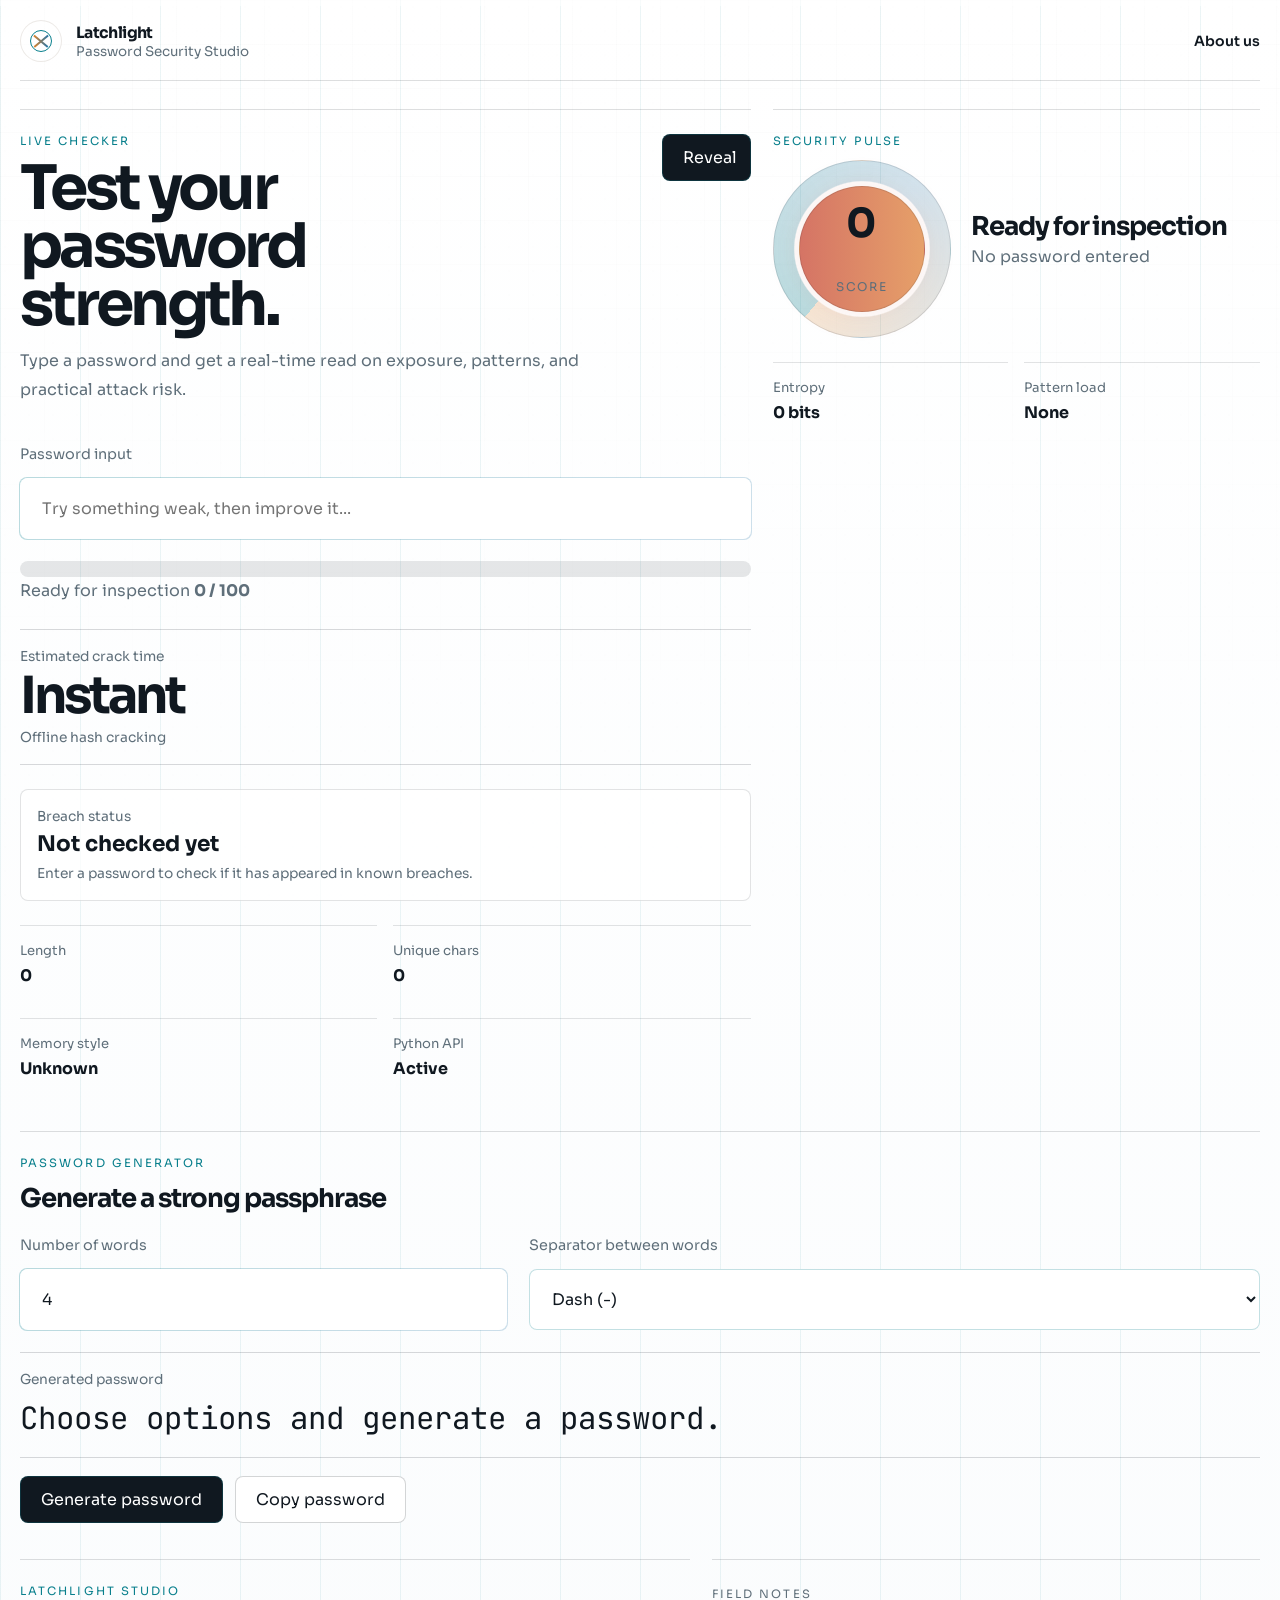
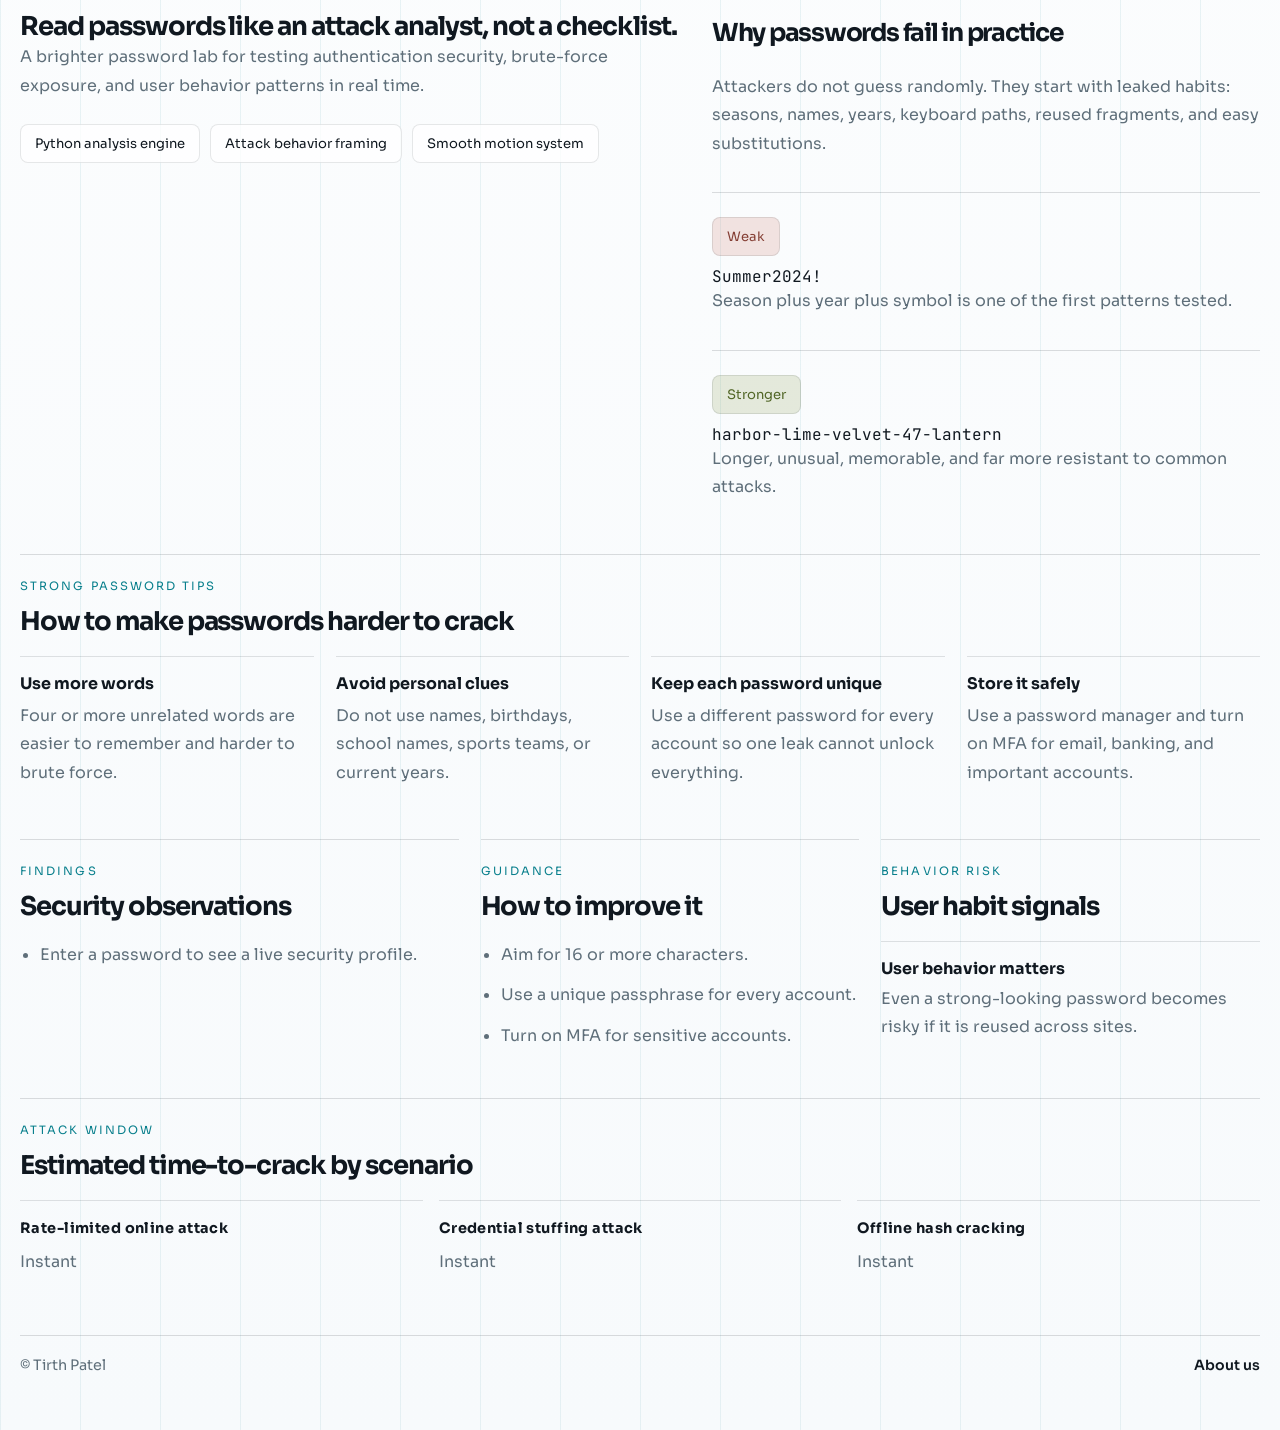
<file: index.html>
<!DOCTYPE html>
<html lang="en">
  <head>
    <meta charset="UTF-8" />
    <meta name="viewport" content="width=device-width, initial-scale=1.0" />
    <title>VaultLens | Password Strength Intelligence</title>
    <link rel="preconnect" href="https://fonts.googleapis.com" />
    <link rel="preconnect" href="https://fonts.gstatic.com" crossorigin />
    <link
      href="https://fonts.googleapis.com/css2?family=Sora:wght@400;600;700;800&family=JetBrains+Mono:wght@400;600&display=swap"
      rel="stylesheet"
    />
    <link rel="stylesheet" href="styles.css" />
  </head>
  <body>
    <div class="scroll-progress">
      <div id="scrollProgressBar" class="scroll-progress-bar"></div>
    </div>
    <div class="noise"></div>
    <div class="orb orb-a"></div>
    <div class="orb orb-b"></div>

    <main class="page-shell">
      <header class="site-header">
        <a class="brand-lockup" href="#">
          <span class="brand-mark" aria-hidden="true">
            <span class="brand-mark-core"></span>
            <span class="brand-mark-ray brand-mark-ray-a"></span>
            <span class="brand-mark-ray brand-mark-ray-b"></span>
          </span>
          <span class="brand-copy">
            <strong>Latchlight</strong>
            <span>Password Security Studio</span>
          </span>
        </a>
        <nav class="site-nav" aria-label="Primary navigation">
          <a href="about.html">About us</a>
        </nav>
      </header>

      <section class="hero-grid reveal">
        <section class="command-panel reveal">
          <div class="panel-head">
            <div>
              <p class="eyebrow">Live Checker</p>
              <h1>Test your password strength.</h1>
              <p class="lede">
                Type a password and get a real-time read on exposure, patterns,
                and practical attack risk.
              </p>
            </div>
            <button id="toggleVisibility" class="glass-button" type="button">
              Reveal
            </button>
          </div>

          <label class="field-label" for="passwordInput">Password input</label>
          <div class="input-frame">
            <input
              id="passwordInput"
              type="password"
              autocomplete="off"
              spellcheck="false"
              placeholder="Try something weak, then improve it..."
            />
          </div>

          <div class="meter-block">
            <div class="meter-track">
              <div id="meterFill" class="meter-fill critical"></div>
            </div>
            <div class="meter-meta">
              <span id="meterLabel">System idle</span>
              <strong id="meterScore">0 / 100</strong>
            </div>
          </div>

          <div class="crack-time-callout" aria-live="polite">
            <span>Estimated crack time</span>
            <strong id="primaryCrackTime">Instant</strong>
            <p id="primaryCrackLabel">Offline hash cracking</p>
          </div>

          <div id="breachCallout" class="breach-callout" aria-live="polite">
            <span>Breach status</span>
            <strong id="breachHeadline">Not checked yet</strong>
            <p id="breachDetail">Enter a password to check if it has appeared in known breaches.</p>
          </div>

          <div class="telemetry-grid">
            <article class="telemetry-card">
              <span class="telemetry-label">Length</span>
              <strong id="metricLength">0</strong>
            </article>
            <article class="telemetry-card">
              <span class="telemetry-label">Unique chars</span>
              <strong id="metricUnique">0</strong>
            </article>
            <article class="telemetry-card">
              <span class="telemetry-label">Memory style</span>
              <strong id="memoryStyle">Unknown</strong>
            </article>
            <article class="telemetry-card">
              <span class="telemetry-label">Python API</span>
              <strong>Active</strong>
            </article>
          </div>
        </section>

        <div class="hero-panel pulse-panel reveal">
          <p class="eyebrow">Security Pulse</p>
          <div class="ring-wrap">
            <div class="ring-shell">
              <div id="scoreRing" class="ring-core critical">
                <strong id="ringScore">0</strong>
                <span>score</span>
              </div>
            </div>
            <div class="ring-copy">
              <h2 id="headline">Ready for inspection</h2>
              <p id="rating">No password entered</p>
            </div>
          </div>
          <div class="hero-metrics">
            <article>
              <span>Entropy</span>
              <strong id="entropyBits">0 bits</strong>
            </article>
            <article>
              <span>Pattern load</span>
              <strong id="patternLoad">None</strong>
            </article>
          </div>
        </div>
      </section>

      <section id="generator" class="generator-panel reveal">
        <div class="panel-head compact">
          <div>
            <p class="eyebrow">Password Generator</p>
            <h2>Generate a strong passphrase</h2>
          </div>
        </div>

        <div class="generator-grid">
          <div>
            <label class="field-label" for="wordCount">Number of words</label>
            <div class="input-frame compact-input">
              <input id="wordCount" type="number" min="3" max="10" value="4" />
            </div>
          </div>

          <div>
            <label class="field-label" for="separatorType">Separator between words</label>
            <select id="separatorType" class="select-control">
              <option value="-">Dash (-)</option>
              <option value="*">Asterisk (*)</option>
              <option value=" ">Space</option>
              <option value="number">Number</option>
              <option value=",">Comma (,)</option>
              <option value="_">Underscore (_)</option>
              <option value="mix">Mix</option>
            </select>
          </div>
        </div>

        <div class="generated-password-box" aria-live="polite">
          <span>Generated password</span>
          <code id="generatedPassword">Choose options and generate a password.</code>
        </div>

        <div class="generator-actions">
          <button id="generatePassword" class="glass-button" type="button">
            Generate password
          </button>
          <button id="copyGeneratedPassword" class="secondary-button" type="button">
            Copy password
          </button>
        </div>
      </section>

      <section class="main-grid reveal">
        <div class="hero-panel intro-panel reveal">
          <p class="eyebrow">Latchlight Studio</p>
          <h2>Read passwords like an attack analyst, not a checklist.</h2>
          <p class="lede">
            A brighter password lab for testing authentication security,
            brute-force exposure, and user behavior patterns in real time.
          </p>
          <div class="hero-ribbon">
            <span>Python analysis engine</span>
            <span>Attack behavior framing</span>
            <span>Smooth motion system</span>
          </div>
        </div>

        <aside class="story-panel reveal">
          <div class="story-card reveal">
            <p class="eyebrow">Field Notes</p>
            <h3>Why passwords fail in practice</h3>
            <p>
              Attackers do not guess randomly. They start with leaked habits:
              seasons, names, years, keyboard paths, reused fragments, and easy
              substitutions.
            </p>
          </div>
          <div class="story-card contrast-card reveal">
            <div>
              <span class="mini-tag danger">Weak</span>
              <code>Summer2024!</code>
            </div>
            <p>Season plus year plus symbol is one of the first patterns tested.</p>
          </div>
          <div class="story-card contrast-card reveal">
            <div>
              <span class="mini-tag safe">Stronger</span>
              <code>harbor-lime-velvet-47-lantern</code>
            </div>
            <p>Longer, unusual, memorable, and far more resistant to common attacks.</p>
          </div>
        </aside>
      </section>

      <section class="tips-panel reveal">
        <div class="panel-head compact">
          <div>
            <p class="eyebrow">Strong Password Tips</p>
            <h2>How to make passwords harder to crack</h2>
          </div>
        </div>
        <div class="tips-grid">
          <article class="tip-item">
            <strong>Use more words</strong>
            <p>Four or more unrelated words are easier to remember and harder to brute force.</p>
          </article>
          <article class="tip-item">
            <strong>Avoid personal clues</strong>
            <p>Do not use names, birthdays, school names, sports teams, or current years.</p>
          </article>
          <article class="tip-item">
            <strong>Keep each password unique</strong>
            <p>Use a different password for every account so one leak cannot unlock everything.</p>
          </article>
          <article class="tip-item">
            <strong>Store it safely</strong>
            <p>Use a password manager and turn on MFA for email, banking, and important accounts.</p>
          </article>
        </div>
      </section>

      <section class="insight-grid reveal">
        <article class="data-panel reveal">
          <div class="panel-head compact">
            <div>
              <p class="eyebrow">Findings</p>
              <h2>Security observations</h2>
            </div>
          </div>
          <ul id="findingsList" class="signal-list"></ul>
        </article>

        <article class="data-panel reveal">
          <div class="panel-head compact">
            <div>
              <p class="eyebrow">Guidance</p>
              <h2>How to improve it</h2>
            </div>
          </div>
          <ul id="adviceList" class="signal-list"></ul>
        </article>

        <article class="data-panel reveal">
          <div class="panel-head compact">
            <div>
              <p class="eyebrow">Behavior Risk</p>
              <h2>User habit signals</h2>
            </div>
          </div>
          <div id="behaviorList" class="behavior-list"></div>
        </article>
      </section>

      <section class="timeline-panel reveal">
        <div class="panel-head compact">
          <div>
            <p class="eyebrow">Attack Window</p>
            <h2>Estimated time-to-crack by scenario</h2>
          </div>
        </div>
        <div id="attackTimeline" class="timeline-grid"></div>
      </section>

      <footer class="site-footer">
        <span>&copy; Tirth Patel</span>
        <a href="about.html">About us</a>
      </footer>
    </main>

    <script src="script.js"></script>
  </body>
</html>
</file>
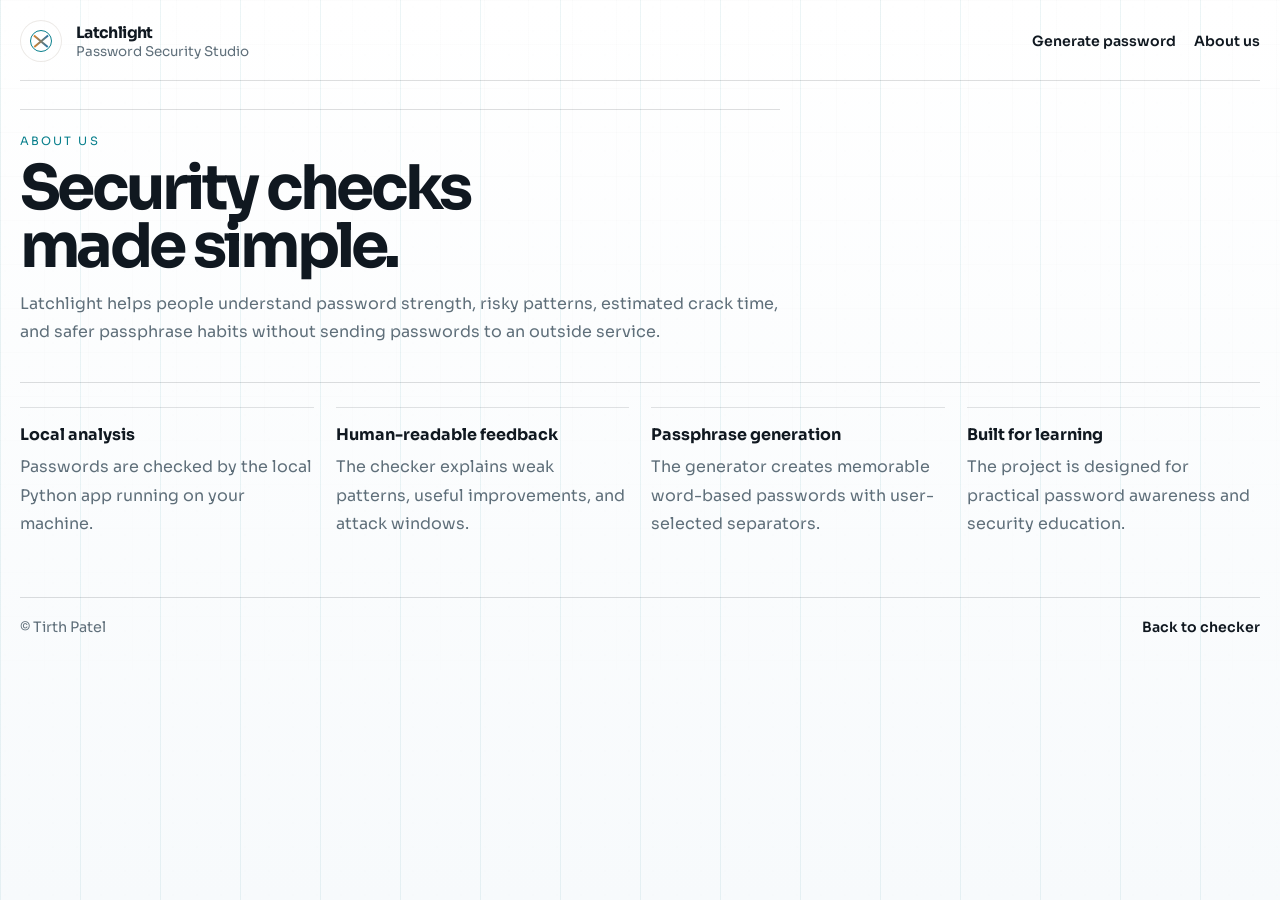
<file: about.html>
<!DOCTYPE html>
<html lang="en">
  <head>
    <meta charset="UTF-8" />
    <meta name="viewport" content="width=device-width, initial-scale=1.0" />
    <title>About Us | Latchlight</title>
    <link rel="preconnect" href="https://fonts.googleapis.com" />
    <link rel="preconnect" href="https://fonts.gstatic.com" crossorigin />
    <link
      href="https://fonts.googleapis.com/css2?family=Sora:wght@400;600;700;800&family=JetBrains+Mono:wght@400;600&display=swap"
      rel="stylesheet"
    />
    <link rel="stylesheet" href="styles.css" />
  </head>
  <body>
    <div class="noise"></div>

    <main class="page-shell">
      <header class="site-header">
        <a class="brand-lockup" href="index.html">
          <span class="brand-mark" aria-hidden="true">
            <span class="brand-mark-core"></span>
            <span class="brand-mark-ray brand-mark-ray-a"></span>
            <span class="brand-mark-ray brand-mark-ray-b"></span>
          </span>
          <span class="brand-copy">
            <strong>Latchlight</strong>
            <span>Password Security Studio</span>
          </span>
        </a>
        <nav class="site-nav" aria-label="Primary navigation">
          <a href="index.html#generator">Generate password</a>
          <a href="about.html">About us</a>
        </nav>
      </header>

      <section class="about-panel">
        <p class="eyebrow">About Us</p>
        <h1>Security checks made simple.</h1>
        <p class="lede">
          Latchlight helps people understand password strength, risky patterns,
          estimated crack time, and safer passphrase habits without sending
          passwords to an outside service.
        </p>
      </section>

      <section class="tips-panel about-details">
        <div class="tips-grid">
          <article class="tip-item">
            <strong>Local analysis</strong>
            <p>Passwords are checked by the local Python app running on your machine.</p>
          </article>
          <article class="tip-item">
            <strong>Human-readable feedback</strong>
            <p>The checker explains weak patterns, useful improvements, and attack windows.</p>
          </article>
          <article class="tip-item">
            <strong>Passphrase generation</strong>
            <p>The generator creates memorable word-based passwords with user-selected separators.</p>
          </article>
          <article class="tip-item">
            <strong>Built for learning</strong>
            <p>The project is designed for practical password awareness and security education.</p>
          </article>
        </div>
      </section>

      <footer class="site-footer">
        <span>&copy; Tirth Patel</span>
        <a href="index.html">Back to checker</a>
      </footer>
    </main>
  </body>
</html>
</file>
<file: styles.css>
:root {
  --paper: #f7fafc;
  --paper-deep: #e7eef4;
  --card: transparent;
  --card-strong: #ffffff;
  --ink: #101820;
  --muted: #5f6f7a;
  --line: rgba(16, 24, 32, 0.14);
  --teal: #087f8c;
  --orange: #d9822b;
  --red: #c94f4f;
  --olive: #667d22;
  --blue: #2474a6;
  --shadow: none;
}

* {
  box-sizing: border-box;
}

html {
  scroll-behavior: smooth;
}

body {
  margin: 0;
  min-height: 100vh;
  overflow-x: hidden;
  font-family: "Sora", sans-serif;
  color: var(--ink);
  background:
    linear-gradient(90deg, rgba(8, 127, 140, 0.08) 0 1px, transparent 1px 100%),
    linear-gradient(180deg, #ffffff 0%, var(--paper) 100%);
  background-size: 80px 100%, auto;
}

body::after {
  content: "";
  position: fixed;
  inset: 0;
  pointer-events: none;
  background:
    linear-gradient(rgba(16, 24, 32, 0.025) 1px, transparent 1px),
    linear-gradient(90deg, rgba(16, 24, 32, 0.025) 1px, transparent 1px);
  background-size: 44px 44px;
  mask-image: linear-gradient(to bottom, rgba(0, 0, 0, 0.55), transparent 88%);
}

.scroll-progress {
  position: fixed;
  top: 0;
  left: 0;
  width: 100%;
  height: 6px;
  z-index: 40;
  background: rgba(255, 255, 255, 0.5);
  backdrop-filter: blur(12px);
}

.scroll-progress-bar {
  width: 0%;
  height: 100%;
  background: linear-gradient(90deg, var(--teal), var(--orange));
  box-shadow: 0 0 18px rgba(8, 127, 140, 0.16);
  transition: width 120ms linear;
}

.noise,
.orb {
  position: fixed;
  pointer-events: none;
}

.noise {
  inset: 0;
  opacity: 0.03;
  background-image:
    radial-gradient(circle at 20% 30%, rgba(0, 0, 0, 0.12) 1px, transparent 1px),
    radial-gradient(circle at 70% 65%, rgba(0, 0, 0, 0.08) 1px, transparent 1px);
  background-size: 24px 24px, 32px 32px;
}

.orb {
  display: none;
}

.orb-a {
  top: -110px;
  right: -90px;
  background: #b9c8ff;
}

.orb-b {
  left: -120px;
  bottom: 40px;
  background: #c5eadf;
}

.page-shell {
  width: min(1240px, calc(100% - 32px));
  margin: 0 auto;
  padding: 20px 0 56px;
  position: relative;
  z-index: 1;
}

.brand-lockup {
  display: inline-flex;
  align-items: center;
  gap: 14px;
  color: inherit;
  text-decoration: none;
}

.site-header,
.hero-brand {
  display: flex;
  justify-content: space-between;
  align-items: center;
  gap: 16px;
}

.site-header {
  margin-bottom: 28px;
  padding: 0 0 18px;
  border-bottom: 1px solid var(--line);
}

.site-nav {
  display: flex;
  align-items: center;
  gap: 18px;
}

.site-nav a,
.site-footer a {
  color: var(--ink);
  font-size: 0.88rem;
  font-weight: 600;
  text-decoration: none;
}

.site-nav a:hover,
.site-footer a:hover {
  color: var(--teal);
}

.hero-brand {
  margin-bottom: 28px;
}

.brand-mark {
  position: relative;
  width: 42px;
  height: 42px;
  border-radius: 50%;
  background: rgba(255, 255, 255, 0.38);
  border: 1px solid rgba(99, 73, 55, 0.12);
}

.brand-mark-core {
  position: absolute;
  inset: 9px;
  border-radius: 50%;
  border: 1.5px solid var(--teal);
}

.brand-mark-ray {
  position: absolute;
  left: 50%;
  top: 50%;
  width: 18px;
  height: 1.5px;
  background: linear-gradient(90deg, var(--orange), var(--blue));
  transform-origin: center;
}

.brand-mark-ray-a {
  transform: translate(-50%, -50%) rotate(40deg);
}

.brand-mark-ray-b {
  transform: translate(-50%, -50%) rotate(-40deg);
}

.brand-copy {
  display: flex;
  flex-direction: column;
}

.brand-copy strong {
  font-size: 0.98rem;
  letter-spacing: -0.04em;
}

.brand-copy span,
.hero-note {
  color: var(--muted);
  font-size: 0.84rem;
}

.hero-note {
  text-align: right;
}

.hero-grid,
.main-grid,
.insight-grid,
.generator-grid,
.tips-grid {
  display: grid;
  gap: 22px;
}

.hero-grid {
  grid-template-columns: minmax(0, 1.2fr) minmax(320px, 0.8fr);
  align-items: start;
  margin-bottom: 36px;
}

.main-grid {
  grid-template-columns: 1.1fr 0.9fr;
  margin-bottom: 36px;
}

.insight-grid {
  grid-template-columns: 1.1fr 0.95fr 0.95fr;
  margin-bottom: 36px;
}

.generator-grid {
  grid-template-columns: minmax(180px, 0.4fr) minmax(220px, 0.6fr);
  margin-bottom: 22px;
}

.tips-grid {
  grid-template-columns: repeat(4, minmax(0, 1fr));
}

.hero-panel,
.command-panel,
.story-card,
.data-panel,
.generator-panel,
.tips-panel,
.timeline-panel {
  position: relative;
  overflow: visible;
  border: 0;
  border-top: 1px solid var(--line);
  border-radius: 0;
  background: var(--card);
  box-shadow: var(--shadow);
  transition: border-color 260ms ease;
}

.hero-panel::before,
.command-panel::before,
.story-card::before,
.data-panel::before,
.generator-panel::before,
.tips-panel::before,
.timeline-panel::before {
  content: none;
}

.hero-panel:hover,
.command-panel:hover,
.story-card:hover,
.data-panel:hover,
.generator-panel:hover,
.tips-panel:hover,
.timeline-panel:hover {
  border-color: rgba(8, 127, 140, 0.28);
}

.intro-panel,
.pulse-panel,
.command-panel,
.story-panel,
.data-panel,
.generator-panel,
.tips-panel,
.timeline-panel {
  padding: 24px 0 0;
}

.generator-panel,
.tips-panel {
  margin-bottom: 36px;
}

.about-panel {
  max-width: 760px;
  padding-top: 24px;
  border-top: 1px solid var(--line);
}

.about-panel h1 {
  max-width: 10ch;
}

.about-details {
  margin-top: 36px;
}

.intro-panel {
  background: transparent;
}

.pulse-panel {
  background: transparent;
}

.story-panel {
  display: grid;
  gap: 18px;
  padding: 0;
  background: transparent;
  box-shadow: none;
  border: 0;
}

.story-panel:hover {
  transform: none;
}

.eyebrow {
  margin: 0 0 12px;
  text-transform: uppercase;
  letter-spacing: 0.18em;
  font-size: 0.72rem;
  color: var(--teal);
}

h1,
h2,
h3,
p,
ul {
  margin-top: 0;
}

h1 {
  max-width: 11ch;
  margin-bottom: 14px;
  font-size: clamp(2.4rem, 4.8vw, 4.9rem);
  line-height: 0.94;
  letter-spacing: -0.06em;
}

h2 {
  margin-bottom: 0;
  font-size: 1.62rem;
  letter-spacing: -0.04em;
}

h3 {
  font-size: 1.55rem;
  letter-spacing: -0.05em;
}

.lede,
.story-card p,
.signal-list,
.behavior-copy,
.timeline-card p,
.tip-item p,
.meter-meta,
.field-label,
.ring-copy p {
  color: var(--muted);
  line-height: 1.78;
}

.hero-ribbon {
  display: flex;
  flex-wrap: wrap;
  gap: 10px;
  margin-top: 24px;
}

.hero-ribbon span,
.mini-tag {
  display: inline-flex;
  align-items: center;
  padding: 10px 14px;
  border-radius: 8px;
  background: rgba(255, 255, 255, 0.74);
  border: 1px solid rgba(16, 24, 32, 0.1);
  font-size: 0.82rem;
}

.ring-wrap {
  display: grid;
  grid-template-columns: 178px 1fr;
  align-items: center;
  gap: 20px;
}

.ring-shell {
  width: 178px;
  height: 178px;
  display: grid;
  place-items: center;
  border-radius: 50%;
  background:
    radial-gradient(circle at center, #ffffff 54%, transparent 55%),
    conic-gradient(from 220deg, rgba(8, 127, 140, 0.28), rgba(36, 116, 166, 0.2), rgba(217, 130, 43, 0.2));
  border: 1px solid rgba(16, 24, 32, 0.12);
}

.ring-core {
  width: 126px;
  height: 126px;
  display: grid;
  place-items: center;
  border-radius: 50%;
  background: #ffffff;
  border: 1px solid rgba(16, 24, 32, 0.12);
  box-shadow: inset 0 1px 0 rgba(255, 255, 255, 0.8);
  text-align: center;
}

.ring-core strong {
  display: block;
  font-size: 2.5rem;
  line-height: 1;
}

.ring-core span {
  font-size: 0.75rem;
  letter-spacing: 0.15em;
  text-transform: uppercase;
  color: var(--muted);
}

.hero-metrics,
.telemetry-grid,
.timeline-grid {
  display: grid;
  gap: 16px;
}

.hero-metrics {
  grid-template-columns: repeat(2, minmax(0, 1fr));
  margin-top: 24px;
}

.hero-metrics article,
.telemetry-card,
.timeline-card,
.behavior-card {
  padding: 16px 0;
  border-radius: 0;
  background: transparent;
  border: 0;
  border-top: 1px solid rgba(16, 24, 32, 0.12);
}

.hero-metrics span,
.telemetry-label {
  display: block;
  margin-bottom: 6px;
  color: var(--muted);
  font-size: 0.82rem;
}

.panel-head {
  display: flex;
  align-items: flex-start;
  justify-content: space-between;
  gap: 16px;
  margin-bottom: 22px;
}

.panel-head.compact {
  margin-bottom: 18px;
}

.glass-button {
  position: relative;
  overflow: hidden;
  padding: 12px 20px;
  border-radius: 8px;
  border: 1px solid rgba(8, 127, 140, 0.28);
  background: var(--ink);
  color: #ffffff;
  cursor: pointer;
  font: inherit;
  transition: transform 180ms ease, box-shadow 180ms ease, border-color 180ms ease;
}

.glass-button:hover {
  transform: translateY(-2px) scale(1.02);
  border-color: rgba(8, 127, 140, 0.5);
  box-shadow: 0 14px 28px rgba(16, 24, 32, 0.12);
}

.glass-button::after {
  content: "";
  position: absolute;
  inset: -30%;
  background: linear-gradient(120deg, transparent 30%, rgba(255, 255, 255, 0.85) 50%, transparent 70%);
  transform: translateX(-120%) rotate(8deg);
  transition: transform 480ms ease;
}

.glass-button:hover::after {
  transform: translateX(120%) rotate(8deg);
}

.glass-button:active {
  transform: translateY(1px) scale(0.985);
}

.glass-button.is-pressed {
  animation: buttonPulse 420ms ease;
}

.secondary-button.is-pressed {
  animation: buttonPulse 420ms ease;
}

.field-label {
  display: block;
  margin-bottom: 10px;
  font-size: 0.9rem;
}

.input-frame {
  position: relative;
  margin-bottom: 22px;
}

.input-frame::before {
  content: "";
  position: absolute;
  inset: -1px;
  border-radius: 8px;
  background: linear-gradient(135deg, rgba(8, 127, 140, 0.28), rgba(36, 116, 166, 0.22));
}

.input-frame input {
  position: relative;
  z-index: 1;
  width: 100%;
  padding: 20px 22px;
  border: 0;
  outline: none;
  border-radius: 8px;
  background: #ffffff;
  box-shadow: inset 0 1px 0 rgba(255, 255, 255, 0.9);
  color: var(--ink);
  font: inherit;
  font-size: 1rem;
}

.input-frame input:focus {
  box-shadow: inset 0 1px 0 rgba(255, 255, 255, 0.9), 0 0 0 5px rgba(8, 127, 140, 0.1);
}

.compact-input {
  margin-bottom: 0;
}

.select-control {
  width: 100%;
  min-height: 61px;
  padding: 0 18px;
  border: 1px solid rgba(8, 127, 140, 0.24);
  border-radius: 8px;
  outline: none;
  background: #ffffff;
  color: var(--ink);
  font: inherit;
}

.select-control:focus {
  box-shadow: 0 0 0 5px rgba(8, 127, 140, 0.1);
}

.meter-block {
  margin-bottom: 24px;
}

.meter-track {
  height: 16px;
  overflow: hidden;
  border-radius: 8px;
  background: rgba(16, 24, 32, 0.1);
}

.meter-fill {
  width: 0%;
  height: 100%;
  border-radius: inherit;
  transition: width 240ms ease, background 240ms ease, box-shadow 240ms ease;
}

.crack-time-callout {
  margin: 0 0 24px;
  padding: 18px 0;
  border-top: 1px solid rgba(16, 24, 32, 0.16);
  border-bottom: 1px solid rgba(16, 24, 32, 0.16);
}

.crack-time-callout span,
.crack-time-callout p {
  color: var(--muted);
  font-size: 0.86rem;
}

.crack-time-callout span {
  display: block;
  margin-bottom: 6px;
}

.crack-time-callout strong {
  display: block;
  font-size: clamp(2rem, 4vw, 3.8rem);
  line-height: 0.98;
  letter-spacing: -0.06em;
}

.crack-time-callout p {
  margin: 8px 0 0;
}

.breach-callout {
  margin: 0 0 24px;
  padding: 18px 16px;
  border: 1px solid rgba(16, 24, 32, 0.12);
  border-radius: 8px;
  background: rgba(255, 255, 255, 0.72);
}

.breach-callout span,
.breach-callout p {
  color: var(--muted);
  font-size: 0.86rem;
}

.breach-callout span {
  display: block;
  margin-bottom: 6px;
}

.breach-callout strong {
  display: block;
  font-size: 1.35rem;
  line-height: 1.2;
}

.breach-callout p {
  margin: 8px 0 0;
}

.breach-callout.is-breached {
  border-color: rgba(201, 79, 79, 0.35);
  background: rgba(201, 79, 79, 0.08);
}

.breach-callout.is-clear {
  border-color: rgba(8, 127, 140, 0.3);
  background: rgba(8, 127, 140, 0.08);
}

.breach-callout.is-unavailable {
  border-color: rgba(217, 130, 43, 0.32);
  background: rgba(217, 130, 43, 0.08);
}

.telemetry-grid {
  grid-template-columns: repeat(2, minmax(0, 1fr));
}

.generated-password-box {
  margin-bottom: 18px;
  padding: 18px 0;
  border-top: 1px solid rgba(16, 24, 32, 0.16);
  border-bottom: 1px solid rgba(16, 24, 32, 0.16);
}

.generated-password-box span {
  display: block;
  margin-bottom: 10px;
  color: var(--muted);
  font-size: 0.86rem;
}

.generated-password-box code {
  display: block;
  color: var(--ink);
  font-family: "JetBrains Mono", monospace;
  font-size: clamp(1.2rem, 2.4vw, 2rem);
  line-height: 1.35;
  overflow-wrap: anywhere;
}

.generator-actions {
  display: flex;
  flex-wrap: wrap;
  gap: 12px;
}

.secondary-button {
  padding: 12px 20px;
  border-radius: 8px;
  border: 1px solid rgba(16, 24, 32, 0.18);
  background: #ffffff;
  color: var(--ink);
  cursor: pointer;
  font: inherit;
}

.secondary-button:hover {
  border-color: rgba(8, 127, 140, 0.4);
}

.story-card {
  padding: 24px 0 0;
  background: transparent;
}

.tip-item {
  padding-top: 16px;
  border-top: 1px solid rgba(16, 24, 32, 0.12);
}

.tip-item strong {
  display: block;
  margin-bottom: 8px;
}

.site-footer {
  display: flex;
  justify-content: space-between;
  gap: 16px;
  margin-top: 42px;
  padding-top: 20px;
  border-top: 1px solid var(--line);
  color: var(--muted);
  font-size: 0.9rem;
}

.contrast-card code {
  display: block;
  margin-top: 10px;
  font-family: "JetBrains Mono", monospace;
  font-size: 1rem;
  word-break: break-word;
}

.mini-tag.danger {
  color: #853f35;
  background: rgba(200, 109, 95, 0.18);
}

.mini-tag.safe {
  color: #526627;
  background: rgba(129, 151, 68, 0.18);
}

.signal-list {
  margin: 0;
  padding-left: 20px;
}

.signal-list li {
  margin-bottom: 12px;
}

.behavior-list {
  display: grid;
  gap: 14px;
}

.behavior-card strong {
  display: block;
  margin-bottom: 6px;
}

.timeline-grid {
  grid-template-columns: repeat(3, minmax(0, 1fr));
}

.timeline-card strong {
  font-size: 0.9rem;
  letter-spacing: 0.03em;
}

.timeline-card p {
  margin: 10px 0 0;
}

.critical {
  background: linear-gradient(90deg, #d57465, #e6a069);
  box-shadow: 0 0 32px rgba(213, 116, 101, 0.16);
}

.weak {
  background: linear-gradient(90deg, #e5a364, #ebcc76);
  box-shadow: 0 0 32px rgba(229, 163, 100, 0.16);
}

.moderate {
  background: linear-gradient(90deg, #ebcf7d, #b7d06d);
  box-shadow: 0 0 32px rgba(183, 208, 109, 0.16);
}

.strong {
  background: linear-gradient(90deg, #73c8ae, #77b8d8);
  box-shadow: 0 0 32px rgba(115, 200, 174, 0.16);
}

.excellent {
  background: linear-gradient(90deg, #3fb69f, #2474a6);
  box-shadow: 0 0 32px rgba(36, 116, 166, 0.16);
}

.reveal {
  opacity: 0;
  transform: translateY(34px) scale(0.985);
  transition:
    opacity 760ms ease,
    transform 760ms cubic-bezier(0.2, 0.8, 0.2, 1);
  transition-delay: var(--reveal-delay, 0ms);
}

.reveal.is-visible {
  opacity: 1;
  transform: translateY(0) scale(1);
}

@keyframes buttonPulse {
  0% { transform: scale(1); }
  35% { transform: scale(0.96); }
  70% { transform: scale(1.03); }
  100% { transform: scale(1); }
}

@media (max-width: 1080px) {
  .hero-grid,
  .main-grid,
  .insight-grid,
  .generator-grid,
  .tips-grid,
  .timeline-grid {
    grid-template-columns: 1fr;
  }

  h1 {
    max-width: none;
  }
}

@media (max-width: 720px) {
  .page-shell {
    width: min(100% - 18px, 1240px);
    padding-bottom: 34px;
  }

  .intro-panel,
  .pulse-panel,
  .command-panel,
  .data-panel,
  .generator-panel,
  .tips-panel,
  .timeline-panel,
  .story-card {
    padding: 22px 0 0;
    border-radius: 0;
  }

  .site-header {
    padding: 0 0 18px;
  }

  .site-header,
  .hero-brand,
  .panel-head,
  .meter-meta,
  .site-footer {
    flex-direction: column;
    align-items: flex-start;
  }

  .ring-wrap,
  .hero-metrics,
  .telemetry-grid {
    grid-template-columns: 1fr;
  }

  .ring-shell {
    width: 156px;
    height: 156px;
  }

  .ring-core {
    width: 114px;
    height: 114px;
  }

  .glass-button {
    width: 100%;
  }

  .secondary-button {
    width: 100%;
  }
}
</file>
